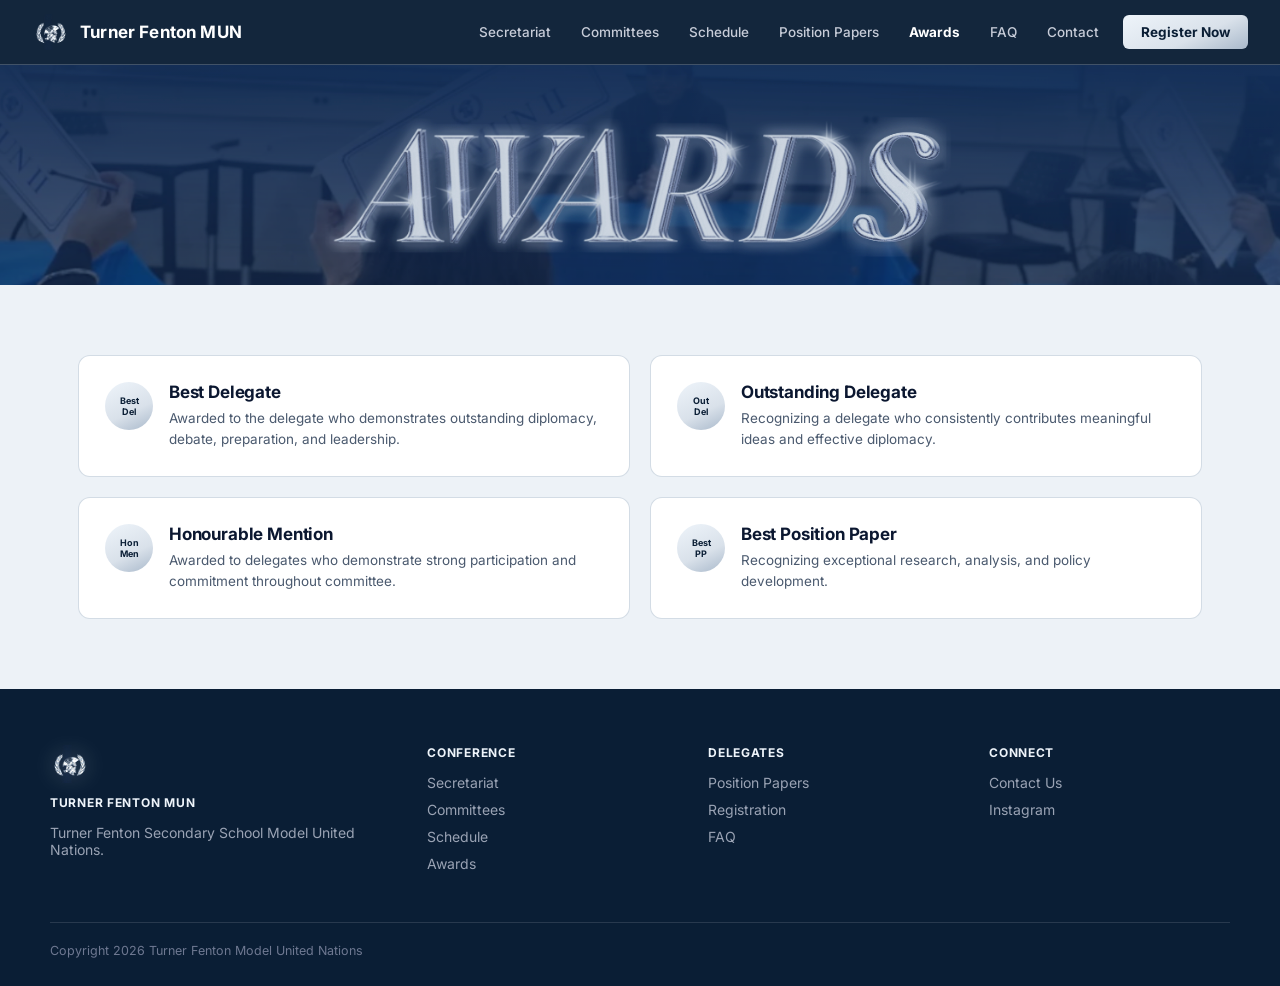
<file: munwebsite3/awards.html>
<!doctype html>
<html lang="en">
<head>
<meta charset="UTF-8">
<meta name="viewport" content="width=device-width, initial-scale=1.0">
<title>Turner Fenton MUN | Awards</title>
<link rel="preconnect" href="https://fonts.googleapis.com">
<link href="https://fonts.googleapis.com/css2?family=Inter:wght@400;500;600;700;800&display=swap" rel="stylesheet">
<link rel="stylesheet" href="styles.css">
<style>
.medal{width:48px; height:48px; border-radius:50%; flex-shrink:0; background:linear-gradient(155deg,var(--silver-light),var(--silver) 60%,var(--silver-dark)); display:flex; align-items:center; justify-content:center; font-size:9px; font-weight:700; color:var(--ink); text-align:center;}
.award-card{display:flex; gap:16px; align-items:flex-start;}
</style>
<script>
function phFallback(img,label){
  label = label || 'Picture';
  var div = document.createElement('div');
  div.className = img.className + ' ph';
  div.innerHTML = label + '<small>' + img.getAttribute('src') + '</small>';
  img.replaceWith(div);
}
</script></head>
<body>

<nav class="nav">
  <div class="nav-inner">
    <a class="brand" href="index.html">
      <img src="assets/logo-white.png" alt="Turner Fenton MUN logo" onerror="phFallback(this)">
      Turner Fenton MUN
    </a>
    <button class="nav-toggle" onclick="document.getElementById('navlinks').classList.toggle('open')" aria-label="Menu">☰</button>
    <div class="navlinks" id="navlinks">
      <a href="secretariat.html">Secretariat</a>
      <a href="committees.html">Committees</a>
      <a href="schedule.html">Schedule</a>
      <a href="position-papers.html">Position Papers</a>
      <a href="awards.html" class="active">Awards</a>
      <a href="faq.html">FAQ</a>
      <a href="contact.html">Contact</a>
      <a href="registration.html" class="nav-cta">Register Now</a>
    </div>
  </div>
</nav>

<div class="page-banner">
  <img class="banner-photo" src="assets/banners/awards.png" alt="" onerror="this.remove()">
  <img class="banner-crest" src="assets/crest-large.png" alt="" onerror="this.remove()">
  <h1>Awards</h1>
  <p>Recognizing diplomacy, leadership, preparation, and exceptional debate.</p>
</div>
<div class="section">
  <div class="grid grid-2">
    <div class="card award-card"><div class="medal">Best<br>Del</div><div><h3 style="font-size:17px;">Best Delegate</h3><p>Awarded to the delegate who demonstrates outstanding diplomacy, debate, preparation, and leadership.</p></div></div>
    <div class="card award-card"><div class="medal">Out<br>Del</div><div><h3 style="font-size:17px;">Outstanding Delegate</h3><p>Recognizing a delegate who consistently contributes meaningful ideas and effective diplomacy.</p></div></div>
    <div class="card award-card"><div class="medal">Hon<br>Men</div><div><h3 style="font-size:17px;">Honourable Mention</h3><p>Awarded to delegates who demonstrate strong participation and commitment throughout committee.</p></div></div>
    <div class="card award-card"><div class="medal">Best<br>PP</div><div><h3 style="font-size:17px;">Best Position Paper</h3><p>Recognizing exceptional research, analysis, and policy development.</p></div></div>
  </div>
</div>

<footer class="site-footer">
  <div class="footer-inner">
    <div>
      <img src="assets/logo-white.png" alt="Turner Fenton MUN logo" onerror="phFallback(this)" style="width:38px; height:38px;">
      <h5 style="margin-top:12px;">Turner Fenton MUN</h5>
      <p>Turner Fenton Secondary School Model United Nations.</p>
    </div>
    <div>
      <h5>Conference</h5>
      <a href="secretariat.html">Secretariat</a>
      <a href="committees.html">Committees</a>
      <a href="schedule.html">Schedule</a>
      <a href="awards.html">Awards</a>
    </div>
    <div>
      <h5>Delegates</h5>
      <a href="position-papers.html">Position Papers</a>
      <a href="registration.html">Registration</a>
      <a href="faq.html">FAQ</a>
    </div>
    <div>
      <h5>Connect</h5>
      <a href="contact.html">Contact Us</a>
      <a href="#">Instagram</a>
    </div>
  </div>
  <div class="footer-bottom">
    <span>Copyright 2026 Turner Fenton Model United Nations</span>
  </div>
</footer>

</body>
</html>
</file>
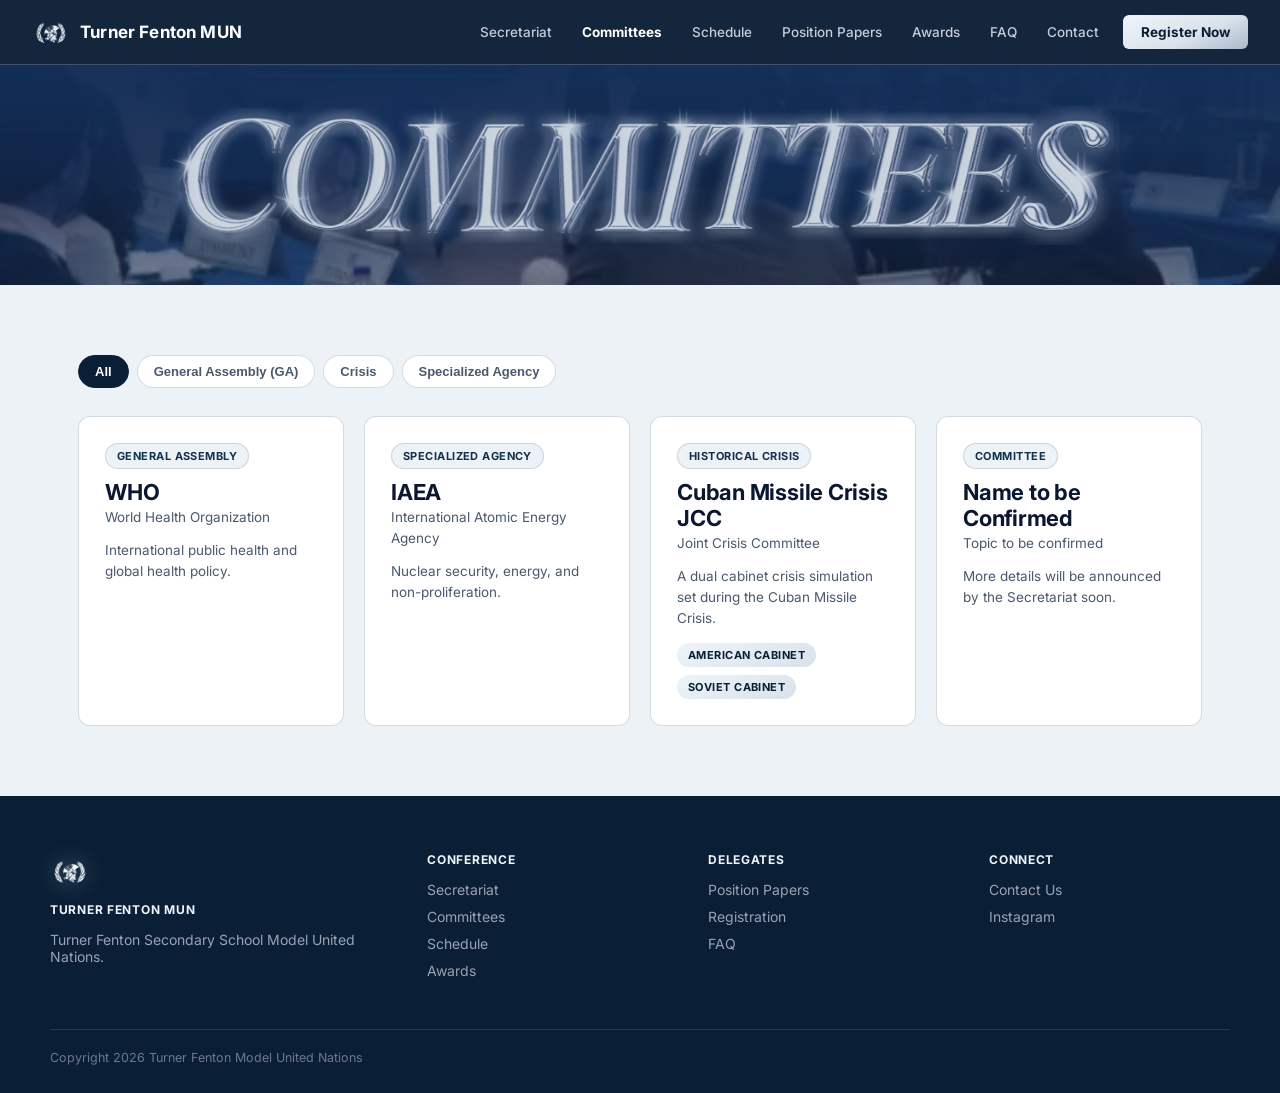
<file: munwebsite3/committees.html>
<!doctype html>
<html lang="en">
<head>
<meta charset="UTF-8">
<meta name="viewport" content="width=device-width, initial-scale=1.0">
<title>Turner Fenton MUN | Committees</title>
<link rel="preconnect" href="https://fonts.googleapis.com">
<link href="https://fonts.googleapis.com/css2?family=Inter:wght@400;500;600;700;800&display=swap" rel="stylesheet">
<link rel="stylesheet" href="styles.css">
<style>
.side-badges{display:flex; gap:8px; margin-top:14px; flex-wrap:wrap;}
</style>
<script>
function phFallback(img,label){
  label = label || 'Picture';
  var div = document.createElement('div');
  div.className = img.className + ' ph';
  div.innerHTML = label + '<small>' + img.getAttribute('src') + '</small>';
  img.replaceWith(div);
}
</script></head>
<body>

<nav class="nav">
  <div class="nav-inner">
    <a class="brand" href="index.html">
      <img src="assets/logo-white.png" alt="Turner Fenton MUN logo" onerror="phFallback(this)">
      Turner Fenton MUN
    </a>
    <button class="nav-toggle" onclick="document.getElementById('navlinks').classList.toggle('open')" aria-label="Menu">☰</button>
    <div class="navlinks" id="navlinks">
      <a href="secretariat.html">Secretariat</a>
      <a href="committees.html" class="active">Committees</a>
      <a href="schedule.html">Schedule</a>
      <a href="position-papers.html">Position Papers</a>
      <a href="awards.html">Awards</a>
      <a href="faq.html">FAQ</a>
      <a href="contact.html">Contact</a>
      <a href="registration.html" class="nav-cta">Register Now</a>
    </div>
  </div>
</nav>

<div class="page-banner">
  <img class="banner-photo" src="assets/banners/committees.png" alt="" onerror="this.remove()">
  <img class="banner-crest" src="assets/crest-large.png" alt="" onerror="this.remove()">
  <h1>Committees</h1>
  <p>Each committee offers a different diplomatic environment, topic, and style of debate.</p>
</div>
<div class="section">
  <div class="filter-row">
    <button class="filter-btn active" data-cat="all" onclick="filterCom('all',this)">All</button>
    <button class="filter-btn" data-cat="ga" onclick="filterCom('ga',this)">General Assembly (GA)</button>
    <button class="filter-btn" data-cat="crisis" onclick="filterCom('crisis',this)">Crisis</button>
    <button class="filter-btn" data-cat="special" onclick="filterCom('special',this)">Specialized Agency</button>
  </div>
  <div class="grid grid-auto" id="comGrid">
    <div class="card" data-cat="ga">
      <span class="badge">General Assembly</span>
      <h3 style="font-size:22px; margin-top:10px;">WHO</h3>
      <p style="margin-top:2px;">World Health Organization</p>
      <p style="margin-top:12px;">International public health and global health policy.</p>
    </div>
    <div class="card" data-cat="special">
      <span class="badge">Specialized Agency</span>
      <h3 style="font-size:22px; margin-top:10px;">IAEA</h3>
      <p style="margin-top:2px;">International Atomic Energy Agency</p>
      <p style="margin-top:12px;">Nuclear security, energy, and non-proliferation.</p>
    </div>
    <div class="card" data-cat="crisis">
      <span class="badge">Historical Crisis</span>
      <h3 style="font-size:22px; margin-top:10px;">Cuban Missile Crisis JCC</h3>
      <p style="margin-top:2px;">Joint Crisis Committee</p>
      <p style="margin-top:12px;">A dual cabinet crisis simulation set during the Cuban Missile Crisis.</p>
      <div class="side-badges">
        <span class="badge badge-silver">American Cabinet</span>
        <span class="badge badge-silver">Soviet Cabinet</span>
      </div>
    </div>
    <div class="card" data-cat="ga special crisis">
      <span class="badge">Committee</span>
      <h3 style="font-size:22px; margin-top:10px;">Name to be Confirmed</h3>
      <p style="margin-top:2px;">Topic to be confirmed</p>
      <p style="margin-top:12px;">More details will be announced by the Secretariat soon.</p>
    </div>
  </div>
</div>

<footer class="site-footer">
  <div class="footer-inner">
    <div>
      <img src="assets/logo-white.png" alt="Turner Fenton MUN logo" onerror="phFallback(this)" style="width:38px; height:38px;">
      <h5 style="margin-top:12px;">Turner Fenton MUN</h5>
      <p>Turner Fenton Secondary School Model United Nations.</p>
    </div>
    <div>
      <h5>Conference</h5>
      <a href="secretariat.html">Secretariat</a>
      <a href="committees.html">Committees</a>
      <a href="schedule.html">Schedule</a>
      <a href="awards.html">Awards</a>
    </div>
    <div>
      <h5>Delegates</h5>
      <a href="position-papers.html">Position Papers</a>
      <a href="registration.html">Registration</a>
      <a href="faq.html">FAQ</a>
    </div>
    <div>
      <h5>Connect</h5>
      <a href="contact.html">Contact Us</a>
      <a href="#">Instagram</a>
    </div>
  </div>
  <div class="footer-bottom">
    <span>Copyright 2026 Turner Fenton Model United Nations</span>
  </div>
</footer>

<script>
function filterCom(cat, btn){
  document.querySelectorAll('.filter-btn').forEach(b=>b.classList.remove('active'));
  btn.classList.add('active');
  document.querySelectorAll('#comGrid [data-cat]').forEach(c=>{
    var cats = c.dataset.cat.split(' ');
    c.style.display = (cat==='all' || cats.includes(cat)) ? '' : 'none';
  });
}
</script>
</body>
</html>
</file>
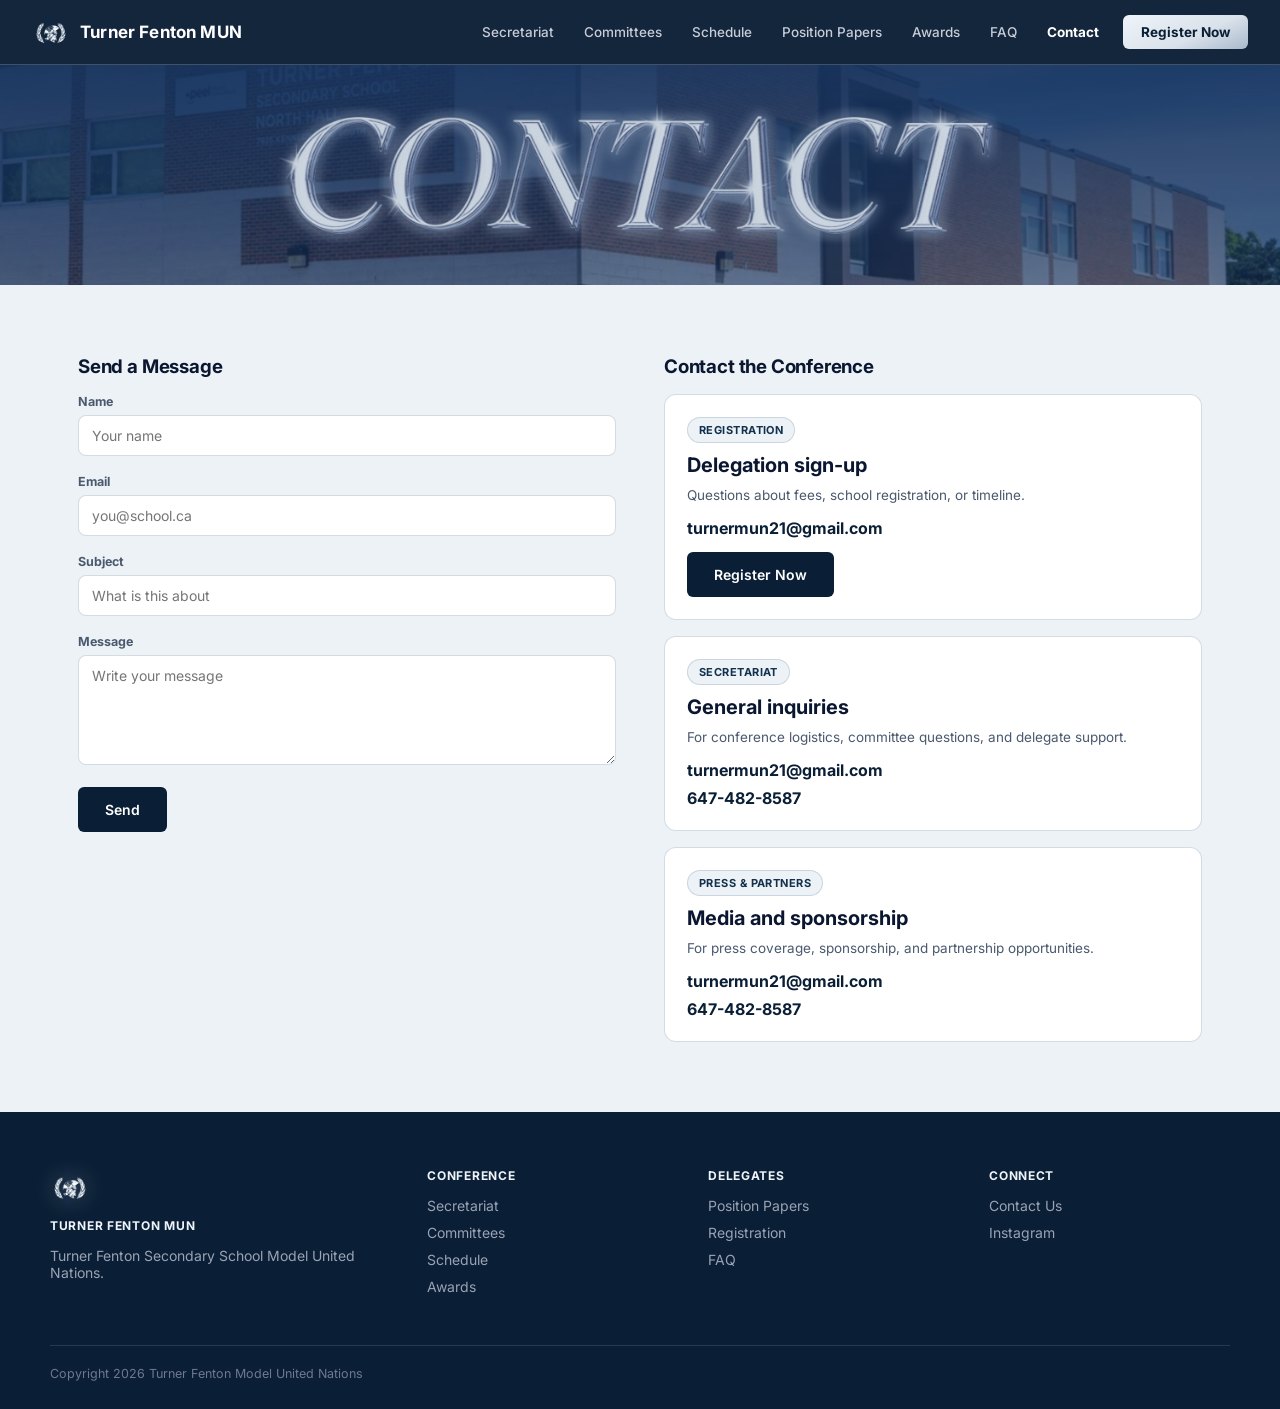
<file: munwebsite3/contact.html>
<!doctype html>
<html lang="en">
<head>
<meta charset="UTF-8">
<meta name="viewport" content="width=device-width, initial-scale=1.0">
<title>Turner Fenton MUN | Contact</title>
<link rel="preconnect" href="https://fonts.googleapis.com">
<link href="https://fonts.googleapis.com/css2?family=Inter:wght@400;500;600;700;800&display=swap" rel="stylesheet">
<link rel="stylesheet" href="styles.css">
<style>
.contact-grid{display:grid; grid-template-columns:1fr 1fr; gap:48px;}
@media (max-width:800px){.contact-grid{grid-template-columns:1fr;}}
.form-field{margin-bottom:18px;}
.form-field label{display:block; font-size:12.5px; font-weight:700; color:var(--text-soft); margin-bottom:6px;}
.form-field input, .form-field textarea{width:100%; border:1px solid var(--line); border-radius:8px; padding:11px 13px; font-family:var(--font); font-size:14px;}
.form-field textarea{min-height:110px; resize:vertical;}
.dept-row{display:flex; justify-content:space-between; padding:14px 0; border-bottom:1px solid var(--line); font-size:14px;}
</style>
<script>
function phFallback(img,label){
  label = label || 'Picture';
  var div = document.createElement('div');
  div.className = img.className + ' ph';
  div.innerHTML = label + '<small>' + img.getAttribute('src') + '</small>';
  img.replaceWith(div);
}
</script></head>
<body>

<nav class="nav">
  <div class="nav-inner">
    <a class="brand" href="index.html">
      <img src="assets/logo-white.png" alt="Turner Fenton MUN logo" onerror="phFallback(this)">
      Turner Fenton MUN
    </a>
    <button class="nav-toggle" onclick="document.getElementById('navlinks').classList.toggle('open')" aria-label="Menu">☰</button>
    <div class="navlinks" id="navlinks">
      <a href="secretariat.html">Secretariat</a>
      <a href="committees.html">Committees</a>
      <a href="schedule.html">Schedule</a>
      <a href="position-papers.html">Position Papers</a>
      <a href="awards.html">Awards</a>
      <a href="faq.html">FAQ</a>
      <a href="contact.html" class="active">Contact</a>
      <a href="registration.html" class="nav-cta">Register Now</a>
    </div>
  </div>
</nav>

<div class="page-banner">
  <img class="banner-photo" src="assets/banners/contact.png" alt="" onerror="this.remove()">
  <img class="banner-crest" src="assets/crest-large.png" alt="" onerror="this.remove()">
  <h1>Contact Us</h1>
  <p>Reach the right department, or use the form below.</p>
</div>
<div class="section">
  <div class="contact-grid">
    <div>
      <h3 style="margin-bottom:16px;">Send a Message</h3>
      <div class="form-field"><label>Name</label><input type="text" placeholder="Your name"></div>
      <div class="form-field"><label>Email</label><input type="email" placeholder="you@school.ca"></div>
      <div class="form-field"><label>Subject</label><input type="text" placeholder="What is this about"></div>
      <div class="form-field"><label>Message</label><textarea placeholder="Write your message"></textarea></div>
      <a class="btn btn-dark" href="#">Send</a>
    </div>
    <div>
      <h3 style="margin-bottom:16px;">Contact the Conference</h3>
      <div class="card" style="padding:22px; margin-bottom:16px;">
        <div class="badge" style="margin-bottom:10px;">Registration</div>
        <h4 style="font-size:20px; margin-bottom:8px;">Delegation sign-up</h4>
        <p style="margin-bottom:12px;">Questions about fees, school registration, or timeline.</p>
        <a href="mailto:turnermun21@gmail.com" style="display:inline-block; font-weight:700; color:var(--ink); margin-bottom:14px;">turnermun21@gmail.com</a>
        <div><a class="btn btn-dark" href="registration.html">Register Now</a></div>
      </div>
      <div class="card" style="padding:22px; margin-bottom:16px;">
        <div class="badge" style="margin-bottom:10px;">Secretariat</div>
        <h4 style="font-size:20px; margin-bottom:8px;">General inquiries</h4>
        <p style="margin-bottom:12px;">For conference logistics, committee questions, and delegate support.</p>
        <a href="mailto:turnermun21@gmail.com" style="display:inline-block; font-weight:700; color:var(--ink); margin-bottom:8px;">turnermun21@gmail.com</a>
        <div><a href="tel:6474828587" style="display:inline-block; font-weight:700; color:var(--ink);">647-482-8587</a></div>
      </div>
      <div class="card" style="padding:22px;">
        <div class="badge" style="margin-bottom:10px;">Press & Partners</div>
        <h4 style="font-size:20px; margin-bottom:8px;">Media and sponsorship</h4>
        <p style="margin-bottom:12px;">For press coverage, sponsorship, and partnership opportunities.</p>
        <a href="mailto:turnermun21@gmail.com" style="display:inline-block; font-weight:700; color:var(--ink); margin-bottom:8px;">turnermun21@gmail.com</a>
        <div><a href="tel:6474828587" style="display:inline-block; font-weight:700; color:var(--ink);">647-482-8587</a></div>
      </div>
    </div>
  </div>
</div>

<footer class="site-footer">
  <div class="footer-inner">
    <div>
      <img src="assets/logo-white.png" alt="Turner Fenton MUN logo" onerror="phFallback(this)" style="width:38px; height:38px;">
      <h5 style="margin-top:12px;">Turner Fenton MUN</h5>
      <p>Turner Fenton Secondary School Model United Nations.</p>
    </div>
    <div>
      <h5>Conference</h5>
      <a href="secretariat.html">Secretariat</a>
      <a href="committees.html">Committees</a>
      <a href="schedule.html">Schedule</a>
      <a href="awards.html">Awards</a>
    </div>
    <div>
      <h5>Delegates</h5>
      <a href="position-papers.html">Position Papers</a>
      <a href="registration.html">Registration</a>
      <a href="faq.html">FAQ</a>
    </div>
    <div>
      <h5>Connect</h5>
      <a href="contact.html">Contact Us</a>
      <a href="#">Instagram</a>
    </div>
  </div>
  <div class="footer-bottom">
    <span>Copyright 2026 Turner Fenton Model United Nations</span>
  </div>
</footer>

</body>
</html>
</file>
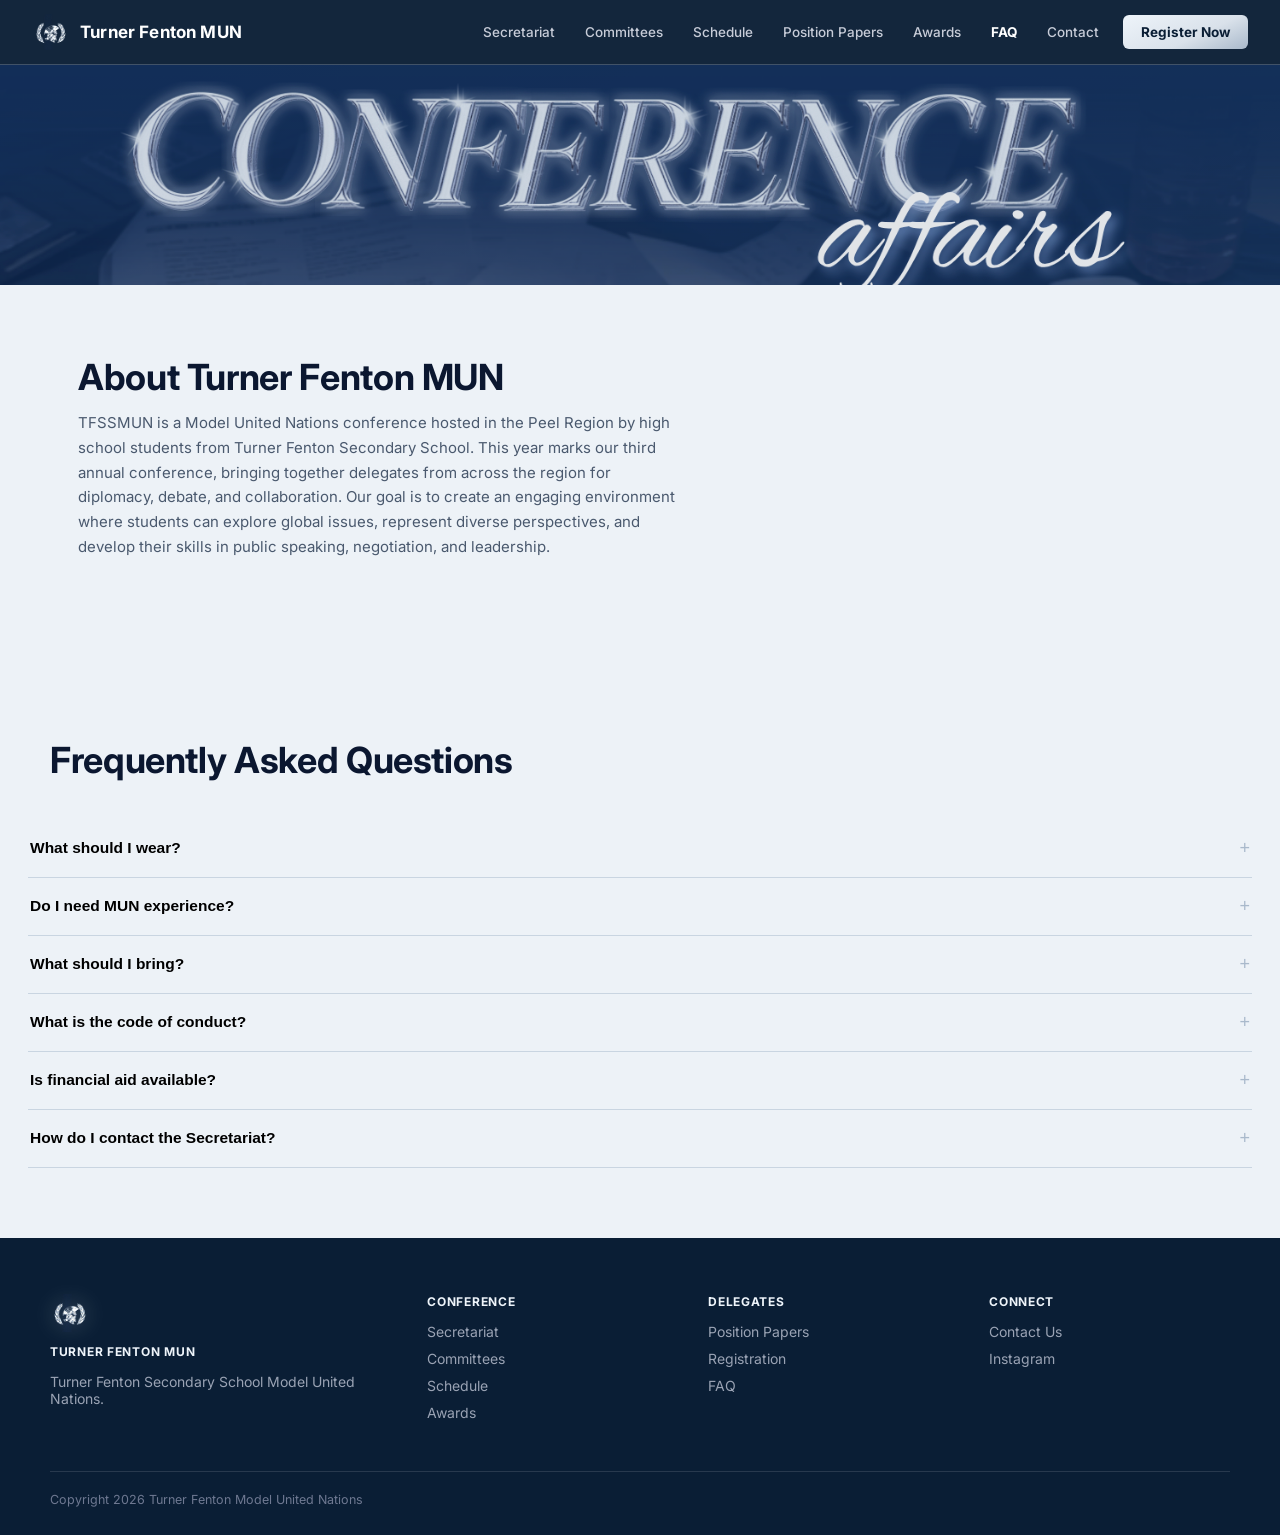
<file: munwebsite3/faq.html>
<!doctype html>
<html lang="en">
<head>
<meta charset="UTF-8">
<meta name="viewport" content="width=device-width, initial-scale=1.0">
<title>Turner Fenton MUN | FAQ</title>
<link rel="preconnect" href="https://fonts.googleapis.com">
<link href="https://fonts.googleapis.com/css2?family=Inter:wght@400;500;600;700;800&display=swap" rel="stylesheet">
<link rel="stylesheet" href="styles.css">
<style>
.acc-item{border-bottom:1px solid var(--line);}
.acc-head{width:100%; text-align:left; background:none; border:none; padding:18px 2px; cursor:pointer; display:flex; justify-content:space-between; align-items:center; font-size:15.5px; font-weight:700;}
.acc-head::after{content:'+'; color:var(--silver-dark); font-size:18px; font-weight:400;}
.acc-item.open .acc-head::after{content:'-';}
.acc-body{max-height:0; overflow:hidden; transition:max-height .2s ease;}
.acc-item.open .acc-body{max-height:240px;}
.acc-body p{padding:0 2px 18px; color:var(--text-soft); font-size:14px; line-height:1.6;}
</style>
<script>
function phFallback(img,label){
  label = label || 'Picture';
  var div = document.createElement('div');
  div.className = img.className + ' ph';
  div.innerHTML = label + '<small>' + img.getAttribute('src') + '</small>';
  img.replaceWith(div);
}
</script></head>
<body>

<nav class="nav">
  <div class="nav-inner">
    <a class="brand" href="index.html">
      <img src="assets/logo-white.png" alt="Turner Fenton MUN logo" onerror="phFallback(this)">
      Turner Fenton MUN
    </a>
    <button class="nav-toggle" onclick="document.getElementById('navlinks').classList.toggle('open')" aria-label="Menu">☰</button>
    <div class="navlinks" id="navlinks">
      <a href="secretariat.html">Secretariat</a>
      <a href="committees.html">Committees</a>
      <a href="schedule.html">Schedule</a>
      <a href="position-papers.html">Position Papers</a>
      <a href="awards.html">Awards</a>
      <a href="faq.html" class="active">FAQ</a>
      <a href="contact.html">Contact</a>
      <a href="registration.html" class="nav-cta">Register Now</a>
    </div>
  </div>
</nav>

<div class="page-banner">
  <img class="banner-photo" src="assets/banners/conference-affairs.png" alt="" onerror="this.remove()">
  <img class="banner-crest" src="assets/crest-large.png" alt="" onerror="this.remove()">
  <h1>FAQ</h1>
  <p>About the conference, and answers to common questions.</p>
</div>
<div class="section">
  <div class="section-head">
    <h2>About Turner Fenton MUN</h2>
    <p>TFSSMUN is a Model United Nations conference hosted in the Peel Region by high school students from Turner Fenton Secondary School. This year marks our third annual conference, bringing together delegates from across the region for diplomacy, debate, and collaboration. Our goal is to create an engaging environment where students can explore global issues, represent diverse perspectives, and develop their skills in public speaking, negotiation, and leadership.</p>
  </div>
</div>
<div class="section section-alt">
  <div class="section-head">
    <h2>Frequently Asked Questions</h2>
  </div>
  <div id="accordion">
    <div class="acc-item"><button class="acc-head" onclick="toggleAcc(this)">What should I wear?</button><div class="acc-body"><p>Delegates should wear professional business attire during the conference.</p></div></div>
    <div class="acc-item"><button class="acc-head" onclick="toggleAcc(this)">Do I need MUN experience?</button><div class="acc-body"><p>No. Both new and experienced delegates are welcome.</p></div></div>
    <div class="acc-item"><button class="acc-head" onclick="toggleAcc(this)">What should I bring?</button><div class="acc-body"><p>Bring identification, writing materials, research, and your position paper.</p></div></div>
    <div class="acc-item"><button class="acc-head" onclick="toggleAcc(this)">What is the code of conduct?</button><div class="acc-body"><p>Respect fellow delegates, chairs, staff, and advisors at all times.</p></div></div>
    <div class="acc-item"><button class="acc-head" onclick="toggleAcc(this)">Is financial aid available?</button><div class="acc-body"><p>About text. Financial aid policy and how to apply.</p></div></div>
    <div class="acc-item"><button class="acc-head" onclick="toggleAcc(this)">How do I contact the Secretariat?</button><div class="acc-body"><p>Visit the Contact Us page for current contact information.</p></div></div>
  </div>
</div>

<footer class="site-footer">
  <div class="footer-inner">
    <div>
      <img src="assets/logo-white.png" alt="Turner Fenton MUN logo" onerror="phFallback(this)" style="width:38px; height:38px;">
      <h5 style="margin-top:12px;">Turner Fenton MUN</h5>
      <p>Turner Fenton Secondary School Model United Nations.</p>
    </div>
    <div>
      <h5>Conference</h5>
      <a href="secretariat.html">Secretariat</a>
      <a href="committees.html">Committees</a>
      <a href="schedule.html">Schedule</a>
      <a href="awards.html">Awards</a>
    </div>
    <div>
      <h5>Delegates</h5>
      <a href="position-papers.html">Position Papers</a>
      <a href="registration.html">Registration</a>
      <a href="faq.html">FAQ</a>
    </div>
    <div>
      <h5>Connect</h5>
      <a href="contact.html">Contact Us</a>
      <a href="#">Instagram</a>
    </div>
  </div>
  <div class="footer-bottom">
    <span>Copyright 2026 Turner Fenton Model United Nations</span>
  </div>
</footer>

<script>
function toggleAcc(head){ head.parentElement.classList.toggle('open'); }
</script>
</body>
</html>
</file>
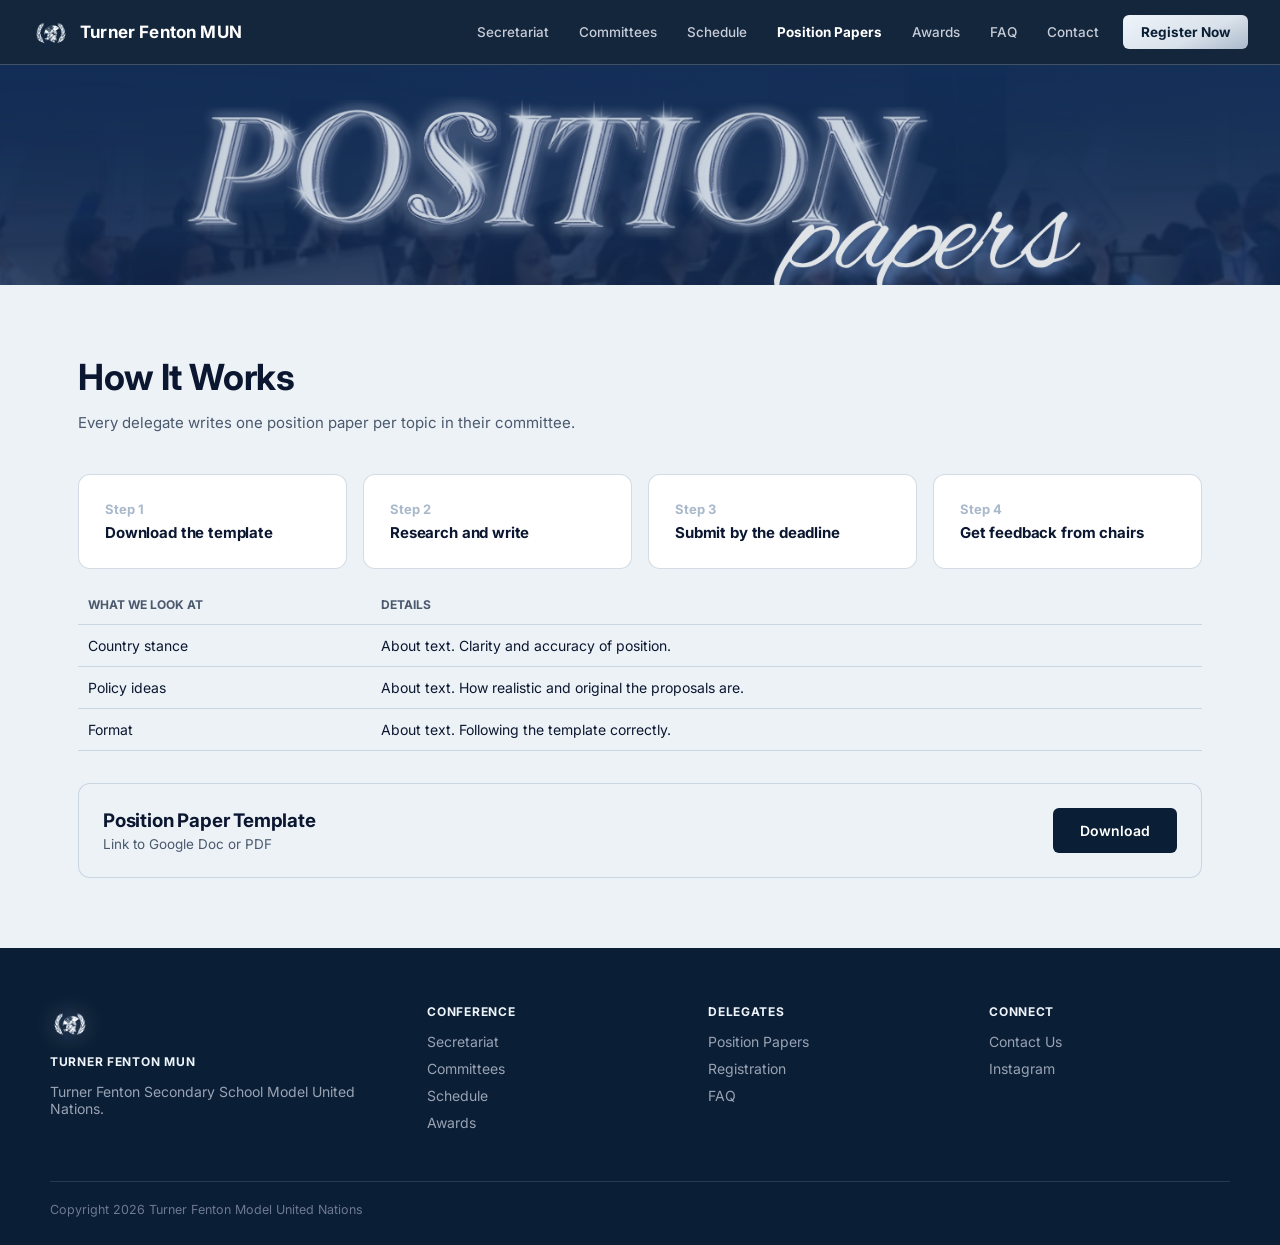
<file: munwebsite3/position-papers.html>
<!doctype html>
<html lang="en">
<head>
<meta charset="UTF-8">
<meta name="viewport" content="width=device-width, initial-scale=1.0">
<title>Turner Fenton MUN | Position Papers</title>
<link rel="preconnect" href="https://fonts.googleapis.com">
<link href="https://fonts.googleapis.com/css2?family=Inter:wght@400;500;600;700;800&display=swap" rel="stylesheet">
<link rel="stylesheet" href="styles.css">
<style>
.steps{display:grid; grid-template-columns:repeat(4,1fr); gap:16px;}
@media (max-width:800px){.steps{grid-template-columns:1fr 1fr;}}
.step-num{font-weight:700; color:var(--silver-dark); font-size:13px;}
.rubric{width:100%; border-collapse:collapse; margin-top:16px; font-size:14px;}
.rubric th, .rubric td{text-align:left; padding:12px 10px; border-bottom:1px solid var(--line);}
.rubric th{font-size:12px; text-transform:uppercase; color:var(--text-soft); font-weight:700;}
.download-row{display:flex; align-items:center; justify-content:space-between; gap:20px; background:var(--grey-bg); border:1px solid var(--line); border-radius:12px; padding:24px; margin-top:32px; flex-wrap:wrap;}
</style>
<script>
function phFallback(img,label){
  label = label || 'Picture';
  var div = document.createElement('div');
  div.className = img.className + ' ph';
  div.innerHTML = label + '<small>' + img.getAttribute('src') + '</small>';
  img.replaceWith(div);
}
</script></head>
<body>

<nav class="nav">
  <div class="nav-inner">
    <a class="brand" href="index.html">
      <img src="assets/logo-white.png" alt="Turner Fenton MUN logo" onerror="phFallback(this)">
      Turner Fenton MUN
    </a>
    <button class="nav-toggle" onclick="document.getElementById('navlinks').classList.toggle('open')" aria-label="Menu">☰</button>
    <div class="navlinks" id="navlinks">
      <a href="secretariat.html">Secretariat</a>
      <a href="committees.html">Committees</a>
      <a href="schedule.html">Schedule</a>
      <a href="position-papers.html" class="active">Position Papers</a>
      <a href="awards.html">Awards</a>
      <a href="faq.html">FAQ</a>
      <a href="contact.html">Contact</a>
      <a href="registration.html" class="nav-cta">Register Now</a>
    </div>
  </div>
</nav>

<div class="page-banner">
  <img class="banner-photo" src="assets/banners/position-papers.png" alt="" onerror="this.remove()">
  <img class="banner-crest" src="assets/crest-large.png" alt="" onerror="this.remove()">
  <h1>Position Papers</h1>
  <p>What is required, how it is graded, and where to send it.</p>
</div>
<div class="section">
  <div class="section-head">
    <h2>How It Works</h2>
    <p>Every delegate writes one position paper per topic in their committee.</p>
  </div>
  <div class="steps">
    <div class="card"><div class="step-num">Step 1</div><h3 style="font-size:15px; margin-top:6px;">Download the template</h3></div>
    <div class="card"><div class="step-num">Step 2</div><h3 style="font-size:15px; margin-top:6px;">Research and write</h3></div>
    <div class="card"><div class="step-num">Step 3</div><h3 style="font-size:15px; margin-top:6px;">Submit by the deadline</h3></div>
    <div class="card"><div class="step-num">Step 4</div><h3 style="font-size:15px; margin-top:6px;">Get feedback from chairs</h3></div>
  </div>
  <table class="rubric">
    <tr><th>What We Look At</th><th>Details</th></tr>
    <tr><td>Country stance</td><td>About text. Clarity and accuracy of position.</td></tr>
    <tr><td>Policy ideas</td><td>About text. How realistic and original the proposals are.</td></tr>
    <tr><td>Format</td><td>About text. Following the template correctly.</td></tr>
  </table>
  <div class="download-row">
    <div><h3>Position Paper Template</h3><p style="margin-top:4px; color:var(--text-soft); font-size:13.5px;">Link to Google Doc or PDF</p></div>
    <a class="btn btn-dark" href="#">Download</a>
  </div>
</div>

<footer class="site-footer">
  <div class="footer-inner">
    <div>
      <img src="assets/logo-white.png" alt="Turner Fenton MUN logo" onerror="phFallback(this)" style="width:38px; height:38px;">
      <h5 style="margin-top:12px;">Turner Fenton MUN</h5>
      <p>Turner Fenton Secondary School Model United Nations.</p>
    </div>
    <div>
      <h5>Conference</h5>
      <a href="secretariat.html">Secretariat</a>
      <a href="committees.html">Committees</a>
      <a href="schedule.html">Schedule</a>
      <a href="awards.html">Awards</a>
    </div>
    <div>
      <h5>Delegates</h5>
      <a href="position-papers.html">Position Papers</a>
      <a href="registration.html">Registration</a>
      <a href="faq.html">FAQ</a>
    </div>
    <div>
      <h5>Connect</h5>
      <a href="contact.html">Contact Us</a>
      <a href="#">Instagram</a>
    </div>
  </div>
  <div class="footer-bottom">
    <span>Copyright 2026 Turner Fenton Model United Nations</span>
  </div>
</footer>

</body>
</html>
</file>
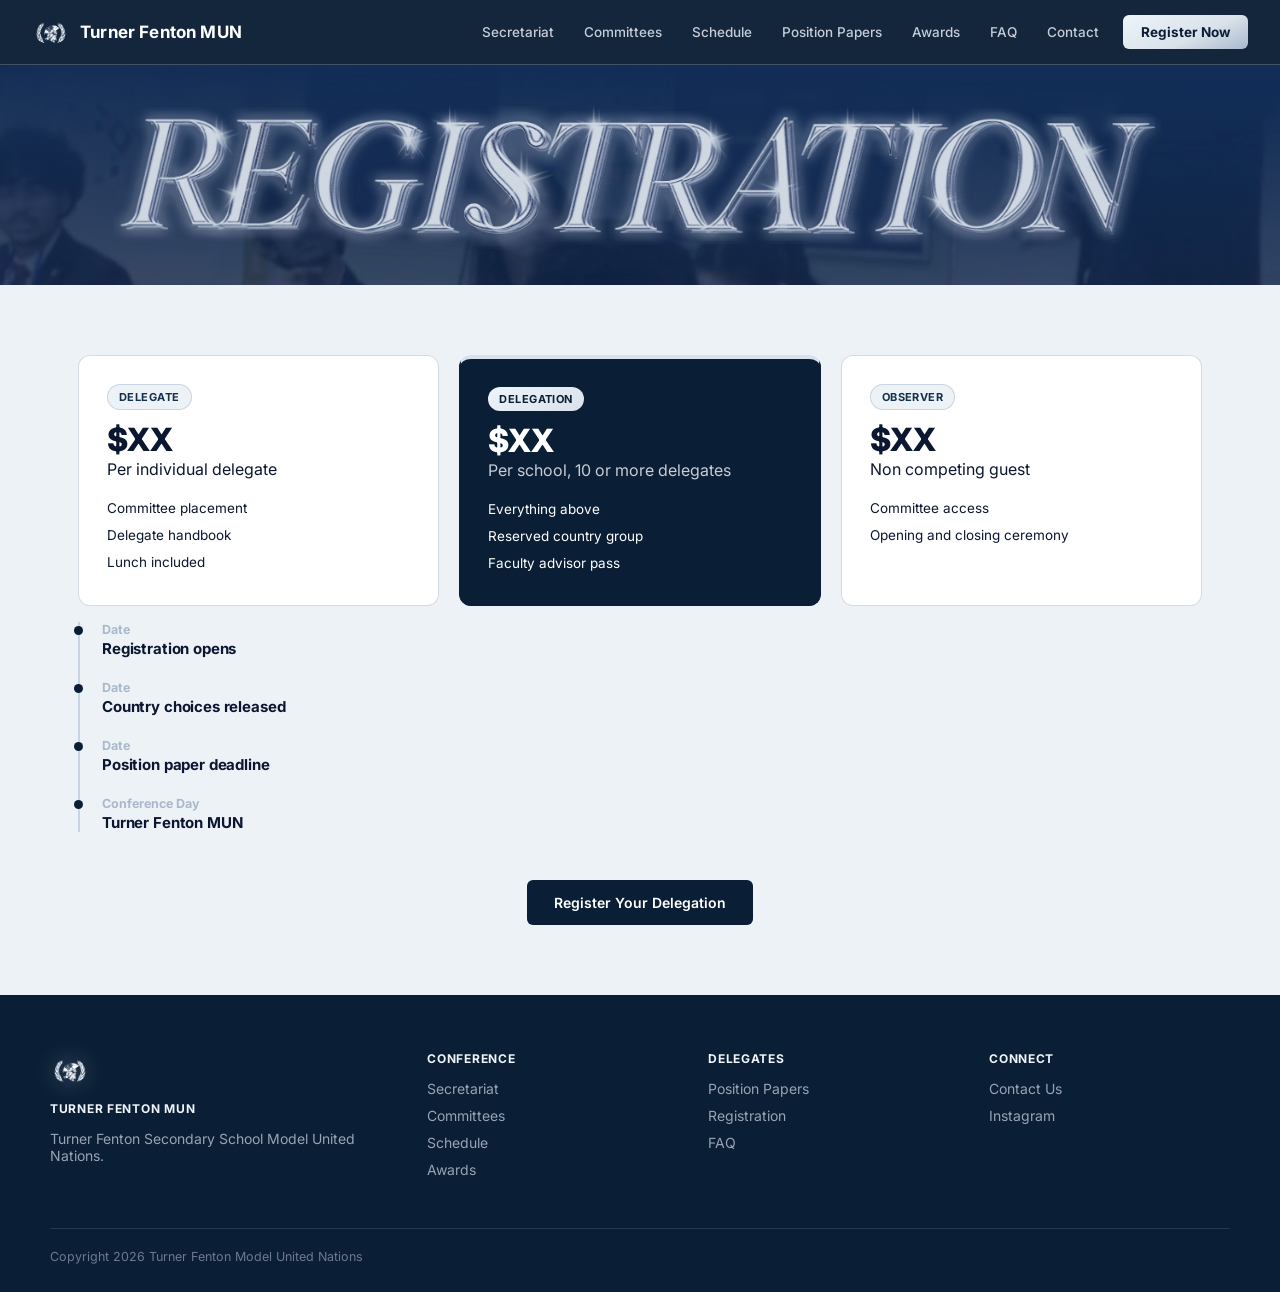
<file: munwebsite3/registration.html>
<!doctype html>
<html lang="en">
<head>
<meta charset="UTF-8">
<meta name="viewport" content="width=device-width, initial-scale=1.0">
<title>Turner Fenton MUN | Registration</title>
<link rel="preconnect" href="https://fonts.googleapis.com">
<link href="https://fonts.googleapis.com/css2?family=Inter:wght@400;500;600;700;800&display=swap" rel="stylesheet">
<link rel="stylesheet" href="styles.css">
<style>
.price-card{border:1px solid var(--line); border-radius:12px; padding:28px; background:var(--white);}
.price-card.featured{border-color:var(--ink); background:var(--ink); color:var(--white); border-top:4px solid var(--silver);}
.price-card.featured p{color:#C7CCD6;}
.price-amt{font-size:32px; font-weight:800; margin-top:10px;}
.price-list{margin-top:16px; font-size:13.5px; line-height:2;}
.timeline{margin-top:16px; border-left:2px solid var(--line); padding-left:22px; display:flex; flex-direction:column; gap:22px;}
.tl-item{position:relative;}
.tl-item::before{content:''; position:absolute; left:-28px; top:4px; width:9px; height:9px; border-radius:50%; background:var(--ink);}
.tl-date{font-size:12.5px; font-weight:700; color:var(--silver-dark);}
</style>
<script>
function phFallback(img,label){
  label = label || 'Picture';
  var div = document.createElement('div');
  div.className = img.className + ' ph';
  div.innerHTML = label + '<small>' + img.getAttribute('src') + '</small>';
  img.replaceWith(div);
}
</script></head>
<body>

<nav class="nav">
  <div class="nav-inner">
    <a class="brand" href="index.html">
      <img src="assets/logo-white.png" alt="Turner Fenton MUN logo" onerror="phFallback(this)">
      Turner Fenton MUN
    </a>
    <button class="nav-toggle" onclick="document.getElementById('navlinks').classList.toggle('open')" aria-label="Menu">☰</button>
    <div class="navlinks" id="navlinks">
      <a href="secretariat.html">Secretariat</a>
      <a href="committees.html">Committees</a>
      <a href="schedule.html">Schedule</a>
      <a href="position-papers.html">Position Papers</a>
      <a href="awards.html">Awards</a>
      <a href="faq.html">FAQ</a>
      <a href="contact.html">Contact</a>
      <a href="registration.html" class="nav-cta">Register Now</a>
    </div>
  </div>
</nav>

<div class="page-banner">
  <img class="banner-photo" src="assets/banners/registration.png" alt="" onerror="this.remove()">
  <img class="banner-crest" src="assets/crest-large.png" alt="" onerror="this.remove()">
  <h1>Registration</h1>
  <p>Fees, deadlines, and how schools sign up for our one day conference.</p>
</div>
<div class="section">
  <div class="grid grid-3">
    <div class="price-card">
      <span class="badge">Delegate</span>
      <div class="price-amt">$XX</div>
      <p>Per individual delegate</p>
      <div class="price-list">Committee placement<br>Delegate handbook<br>Lunch included</div>
    </div>
    <div class="price-card featured">
      <span class="badge badge-silver">Delegation</span>
      <div class="price-amt">$XX</div>
      <p>Per school, 10 or more delegates</p>
      <div class="price-list">Everything above<br>Reserved country group<br>Faculty advisor pass</div>
    </div>
    <div class="price-card">
      <span class="badge">Observer</span>
      <div class="price-amt">$XX</div>
      <p>Non competing guest</p>
      <div class="price-list">Committee access<br>Opening and closing ceremony</div>
    </div>
  </div>
  <div class="timeline">
    <div class="tl-item"><div class="tl-date">Date</div><h3 style="font-size:15px; margin-top:2px;">Registration opens</h3></div>
    <div class="tl-item"><div class="tl-date">Date</div><h3 style="font-size:15px; margin-top:2px;">Country choices released</h3></div>
    <div class="tl-item"><div class="tl-date">Date</div><h3 style="font-size:15px; margin-top:2px;">Position paper deadline</h3></div>
    <div class="tl-item"><div class="tl-date">Conference Day</div><h3 style="font-size:15px; margin-top:2px;">Turner Fenton MUN</h3></div>
  </div>
  <div style="text-align:center; margin-top:48px;">
    <a class="btn btn-dark" href="#">Register Your Delegation</a>
  </div>
</div>

<footer class="site-footer">
  <div class="footer-inner">
    <div>
      <img src="assets/logo-white.png" alt="Turner Fenton MUN logo" onerror="phFallback(this)" style="width:38px; height:38px;">
      <h5 style="margin-top:12px;">Turner Fenton MUN</h5>
      <p>Turner Fenton Secondary School Model United Nations.</p>
    </div>
    <div>
      <h5>Conference</h5>
      <a href="secretariat.html">Secretariat</a>
      <a href="committees.html">Committees</a>
      <a href="schedule.html">Schedule</a>
      <a href="awards.html">Awards</a>
    </div>
    <div>
      <h5>Delegates</h5>
      <a href="position-papers.html">Position Papers</a>
      <a href="registration.html">Registration</a>
      <a href="faq.html">FAQ</a>
    </div>
    <div>
      <h5>Connect</h5>
      <a href="contact.html">Contact Us</a>
      <a href="#">Instagram</a>
    </div>
  </div>
  <div class="footer-bottom">
    <span>Copyright 2026 Turner Fenton Model United Nations</span>
  </div>
</footer>

</body>
</html>
</file>
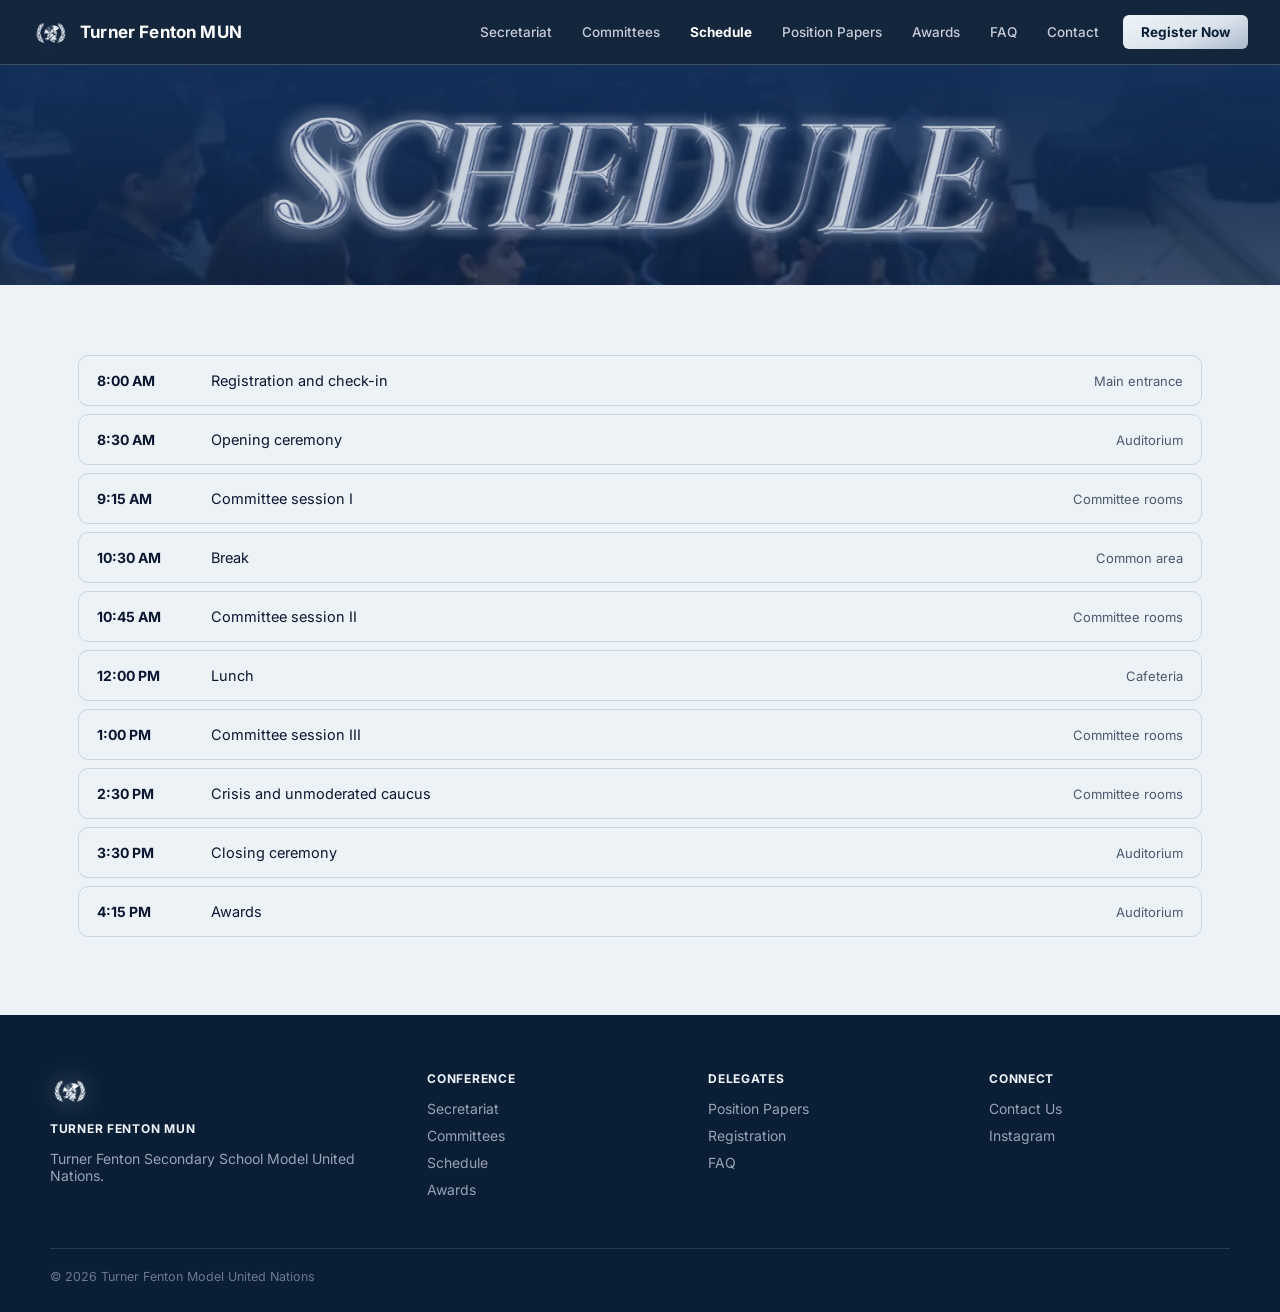
<file: munwebsite3/schedule.html>
<!doctype html>
<html lang="en">
<head>
<meta charset="UTF-8">
<meta name="viewport" content="width=device-width, initial-scale=1.0">
<title>Turner Fenton MUN | Schedule</title>
<link rel="preconnect" href="https://fonts.googleapis.com">
<link href="https://fonts.googleapis.com/css2?family=Inter:wght@400;500;600;700;800&display=swap" rel="stylesheet">
<link rel="stylesheet" href="styles.css">
<style>
.sched-row{display:grid; grid-template-columns:100px 1fr 160px; gap:14px; align-items:center; padding:16px 18px; border:1px solid var(--line); border-radius:10px; margin-bottom:8px;}
.sched-time{font-weight:700; font-size:14px;}
.sched-event{font-size:14.5px;}
.sched-loc{font-size:13px; color:var(--text-soft); text-align:right;}
@media (max-width:600px){.sched-row{grid-template-columns:1fr; text-align:left;} .sched-loc{text-align:left;}}
</style>
<script>
function phFallback(img,label){
  label = label || 'Picture';
  var div = document.createElement('div');
  div.className = img.className + ' ph';
  div.innerHTML = label + '<small>' + img.getAttribute('src') + '</small>';
  img.replaceWith(div);
}
</script></head>
<body>

<nav class="nav">
  <div class="nav-inner">
    <a class="brand" href="index.html">
      <img src="assets/logo-white.png" alt="Turner Fenton MUN logo" onerror="phFallback(this)">
      Turner Fenton MUN
    </a>
    <button class="nav-toggle" onclick="document.getElementById('navlinks').classList.toggle('open')" aria-label="Menu">☰</button>
    <div class="navlinks" id="navlinks">
      <a href="secretariat.html">Secretariat</a>
      <a href="committees.html">Committees</a>
      <a href="schedule.html" class="active">Schedule</a>
      <a href="position-papers.html">Position Papers</a>
      <a href="awards.html">Awards</a>
      <a href="faq.html">FAQ</a>
      <a href="contact.html">Contact</a>
      <a href="registration.html" class="nav-cta">Register Now</a>
    </div>
  </div>
</nav>

<div class="page-banner">
  <img class="banner-photo" src="assets/banners/schedule.png" alt="" onerror="this.remove()">
  <img class="banner-crest" src="assets/crest-large.png" alt="" onerror="this.remove()">
  <h1>Schedule</h1>
  <p>Turner Fenton Model United Nations is a one day conference.</p>
</div>
<div class="section">
  <div class="sched-row"><div class="sched-time">8:00 AM</div><div class="sched-event">Registration and check-in</div><div class="sched-loc">Main entrance</div></div>
  <div class="sched-row"><div class="sched-time">8:30 AM</div><div class="sched-event">Opening ceremony</div><div class="sched-loc">Auditorium</div></div>
  <div class="sched-row"><div class="sched-time">9:15 AM</div><div class="sched-event">Committee session I</div><div class="sched-loc">Committee rooms</div></div>
  <div class="sched-row"><div class="sched-time">10:30 AM</div><div class="sched-event">Break</div><div class="sched-loc">Common area</div></div>
  <div class="sched-row"><div class="sched-time">10:45 AM</div><div class="sched-event">Committee session II</div><div class="sched-loc">Committee rooms</div></div>
  <div class="sched-row"><div class="sched-time">12:00 PM</div><div class="sched-event">Lunch</div><div class="sched-loc">Cafeteria</div></div>
  <div class="sched-row"><div class="sched-time">1:00 PM</div><div class="sched-event">Committee session III</div><div class="sched-loc">Committee rooms</div></div>
  <div class="sched-row"><div class="sched-time">2:30 PM</div><div class="sched-event">Crisis and unmoderated caucus</div><div class="sched-loc">Committee rooms</div></div>
  <div class="sched-row"><div class="sched-time">3:30 PM</div><div class="sched-event">Closing ceremony</div><div class="sched-loc">Auditorium</div></div>
  <div class="sched-row"><div class="sched-time">4:15 PM</div><div class="sched-event">Awards</div><div class="sched-loc">Auditorium</div></div>
</div>

<footer class="site-footer">
  <div class="footer-inner">
    <div>
      <img src="assets/logo-white.png" alt="Turner Fenton MUN logo" onerror="phFallback(this)" style="width:38px; height:38px;">
      <h5 style="margin-top:12px;">Turner Fenton MUN</h5>
      <p>Turner Fenton Secondary School Model United Nations.</p>
    </div>
    <div>
      <h5>Conference</h5>
      <a href="secretariat.html">Secretariat</a>
      <a href="committees.html">Committees</a>
      <a href="schedule.html">Schedule</a>
      <a href="awards.html">Awards</a>
    </div>
    <div>
      <h5>Delegates</h5>
      <a href="position-papers.html">Position Papers</a>
      <a href="registration.html">Registration</a>
      <a href="faq.html">FAQ</a>
    </div>
    <div>
      <h5>Connect</h5>
      <a href="contact.html">Contact Us</a>
      <a href="#">Instagram</a>
    </div>
  </div>
  <div class="footer-bottom">
    <span>© 2026 Turner Fenton Model United Nations</span>
  </div>
</footer>

</body>
</html>
</file>
<file: munwebsite3/styles.css>
/* Turner Fenton MUN, shared stylesheet. Link this file in every page. */

:root{
  --ink:#0A1E35;
  --ink-2:#12314D;
  --ink-3:#1B3A5F;
  --silver:#D9E1EA;
  --silver-light:#EEF4FA;
  --silver-dark:#A9B9CB;
  --white:#FFFFFF;
  --grey-bg:#EDF2F7;
  --line:rgba(146,168,191,0.4);
  --text:#0B1730;
  --text-soft:#4A596E;
  --font:'Inter', sans-serif;
}

*{margin:0;padding:0;box-sizing:border-box;}
html{scroll-behavior:smooth;}
body{
  font-family:var(--font);
  background:var(--grey-bg);
  color:var(--text);
  -webkit-font-smoothing:antialiased;
}
a{color:inherit; text-decoration:none;}
img{max-width:100%; display:block;}
:focus-visible{outline:2px solid var(--silver); outline-offset:2px;}

h1,h2,h3{font-family:var(--font); letter-spacing:-0.01em;}

.ph{
  background:var(--grey-bg);
  border:1px dashed #C7CBD3;
  border-radius:8px;
  display:flex; align-items:center; justify-content:center; text-align:center;
  color:#8A909C;
  font-size:13px;
  font-weight:500;
  padding:12px;
  flex-direction:column;
  gap:4px;
}
.ph small{display:block; font-size:11px; color:#A4A9B2; font-weight:400; font-family:'Courier New',monospace;}
.ph.on-dark{background:rgba(255,255,255,0.06); border-color:rgba(255,255,255,0.25); color:#C7CCD8;}
.ph.on-dark small{color:#9AA3B4;}

.nav{
  position:sticky; top:0; z-index:100;
  background:rgba(10,30,53,0.96);
  border-bottom:1px solid rgba(183,199,214,0.28);
}
.nav-inner{
  max-width:1365px; margin:0 auto;
  display:flex; align-items:center; justify-content:space-between;
  padding:14px 32px;
}
.brand{
  display:flex; align-items:center; gap:12px;
  font-size:17px; font-weight:700; letter-spacing:0.01em;
  cursor:pointer; background:none; border:none; color:var(--white);
}
.brand img{width:36px; height:36px; border-radius:50%; filter:brightness(1.2) saturate(1.15); object-fit:contain; background:none; padding:0;}
.navlinks{display:flex; align-items:center; gap:6px; flex-wrap:wrap;}
.navlinks a{
  font-size:13.5px; font-weight:500; color:#C7CCD8;
  padding:9px 12px; border-radius:6px;
  transition:color .15s ease, background .15s ease;
}
.navlinks a:hover{color:var(--white); background:rgba(255,255,255,0.08);}
.navlinks a.active{color:var(--white); font-weight:700;}
.nav-cta{
  background:linear-gradient(155deg, var(--silver-light), var(--silver) 60%, var(--silver-dark));
  color:var(--ink) !important; font-weight:700 !important;
  padding:9px 18px !important; border-radius:6px; margin-left:6px;
  box-shadow:0 0 0 rgba(174,182,196,0); transition:box-shadow .2s ease;
}
.nav-cta:hover{box-shadow:0 0 18px rgba(174,182,196,0.55);}
.nav-toggle{display:none; background:none; border:none; font-size:20px; cursor:pointer; color:var(--white);}

@media (max-width:960px){
  .navlinks{
    display:none; position:absolute; top:100%; left:0; right:0;
    background:var(--ink); flex-direction:column; align-items:stretch;
    padding:8px 16px 18px; border-bottom:1px solid rgba(174,182,196,0.18);
  }
  .navlinks.open{display:flex;}
  .navlinks a{padding:12px 8px; border-bottom:1px solid rgba(255,255,255,0.08);}
  .nav-toggle{display:block;}
}

.btn{
  font-family:var(--font); font-weight:600; font-size:14px;
  padding:13px 26px; border-radius:6px; cursor:pointer; border:1.5px solid transparent;
  display:inline-block; transition:transform .12s ease, box-shadow .2s ease, border-color .15s ease, background .15s ease;
}
.btn:hover{transform:translateY(-1px);}
.btn-primary{background:linear-gradient(155deg, var(--silver-light), var(--silver) 60%, var(--silver-dark)); color:var(--ink);}
.btn-primary:hover{box-shadow:0 8px 26px rgba(174,182,196,0.45);}
.btn-outline{border-color:rgba(255,255,255,0.35); color:var(--white);}
.btn-outline:hover{border-color:var(--silver); background:rgba(255,255,255,0.06);}
.btn-dark{background:var(--ink); color:var(--white);}
.btn-dark:hover{background:var(--ink-2);}

.page-banner{
  position:relative; overflow:hidden;
  background:linear-gradient(155deg, var(--ink) 0%, var(--ink-2) 100%);
  color:var(--white); text-align:center;
  padding:96px 28px 64px;
  min-height:220px;
}
.page-banner .banner-photo{
  position:absolute; inset:0; opacity:0.88; object-fit:cover; width:100%; height:100%;
  filter:saturate(1.08) contrast(1.02);
}
.page-banner::before{
  content:''; position:absolute; inset:0;
  background:linear-gradient(180deg, rgba(10,30,53,0.18), rgba(10,30,53,0.4));
}
.page-banner .banner-crest{display:none;}
.page-banner h1, .page-banner p{
  position:absolute; width:1px; height:1px; margin:-1px; padding:0; overflow:hidden;
  clip:rect(0, 0, 0, 0); white-space:nowrap; border:0;
}

.section{max-width:1180px; margin:0 auto; padding:70px 28px;}
.section-tight{padding:44px 28px;}
.section-alt, .section-navy{
  width:100vw; max-width:none; margin-left:calc(50% - 50vw); margin-right:calc(50% - 50vw);
  padding-left:28px; padding-right:28px;
}
.section-head{max-width:600px; margin-bottom:38px;}
.section-head h2{font-size:clamp(26px,3.6vw,36px); font-weight:700;}
.section-head p{margin-top:12px; color:var(--text-soft); font-size:15px; line-height:1.65;}
.section-alt{background:var(--grey-bg);}
.section-navy{background:var(--ink); color:var(--white);}
.section-alt > .section-head, .section-navy > .section-head, .section-alt > .grid, .section-navy > .link-grid{max-width:1180px; margin-left:auto; margin-right:auto;}
.section-navy .section-head h2{color:var(--white);}
.section-navy .section-head p{color:#C7CCD8;}
.section-navy .link-card h3, .section-navy .link-card p, .section-navy .link-card .arrow{color:var(--white);}

.grid{display:grid; gap:20px;}
.grid-2{grid-template-columns:1fr 1fr;}
.grid-3{grid-template-columns:repeat(3,1fr);}
.grid-4{grid-template-columns:repeat(4,1fr);}
.grid-auto{grid-template-columns:repeat(auto-fit,minmax(230px,1fr));}
@media (max-width:760px){.grid-2,.grid-3,.grid-4{grid-template-columns:1fr;}}

.card{
  border:1px solid var(--line); border-radius:12px; padding:26px; background:var(--white);
  transition:border-color .15s ease, box-shadow .2s ease, transform .15s ease;
}
.card:hover{border-color:var(--silver-dark); box-shadow:0 10px 30px rgba(10,23,48,0.08);}
.card h3{font-size:17px; font-weight:700;}
.card p{font-size:13.5px; color:var(--text-soft); margin-top:6px; line-height:1.55;}

.link-card{
  display:flex; flex-direction:column; gap:8px; padding:26px;
  border:1px solid var(--line); border-radius:12px; background:var(--white);
  cursor:pointer; text-align:left; transition:all .18s ease;
  border-top:3px solid var(--silver);
}
.link-card:hover{border-color:var(--ink); transform:translateY(-3px); box-shadow:0 12px 28px rgba(10,23,48,0.1); border-top-color:var(--ink);}
.link-card h3{font-size:18px; font-weight:800; color:var(--ink);}
.link-card p{font-size:13.5px; color:var(--text-soft);}
.link-card .arrow{font-size:13px; color:var(--silver-dark); margin-top:auto; font-weight:600;}
.section-navy .link-card{background:rgba(255,255,255,0.04); border-color:rgba(255,255,255,0.18); border-top-color:rgba(232,238,255,0.8); box-shadow:inset 0 0 0 1px rgba(255,255,255,0.02);}
.section-navy .link-card:hover{border-color:rgba(255,255,255,0.38); box-shadow:0 12px 28px rgba(0,0,0,0.22);}
.section-navy .link-card h3{color:var(--white);}
.section-navy .link-card p{color:rgba(255,255,255,0.78);}
.section-navy .link-card .arrow{color:#D9E3FF;}

.badge{
  display:inline-block; font-size:11px; font-weight:700; letter-spacing:0.04em;
  padding:5px 11px; border-radius:20px; background:var(--grey-bg); color:var(--ink-2);
  border:1px solid var(--line); text-transform:uppercase;
}
.badge-silver{background:linear-gradient(155deg,var(--silver-light),var(--silver)); color:var(--ink); border:none;}

.site-footer{padding:56px 28px 28px; background:var(--ink); color:#B7BEC9;}
.footer-inner{max-width:1180px; margin:0 auto; display:grid; grid-template-columns:1.4fr 1fr 1fr 1fr; gap:40px;}
@media (max-width:760px){.footer-inner{grid-template-columns:1fr 1fr;}}
.footer-inner img{width:42px; height:42px; filter:brightness(1.3) saturate(1.2) drop-shadow(0 0 12px rgba(255,255,255,0.35)); object-fit:contain;}
.footer-inner h5{font-size:12px; font-weight:700; text-transform:uppercase; letter-spacing:0.06em; color:var(--silver-light); margin-bottom:14px;}
.footer-inner a, .footer-inner p{display:block; font-size:14px; margin-bottom:10px; color:#9AA3B4;}
.footer-inner a:hover{color:var(--white);}
.footer-bottom{max-width:1180px; margin:40px auto 0; padding-top:20px; border-top:1px solid rgba(255,255,255,0.12); display:flex; justify-content:space-between; flex-wrap:wrap; gap:10px; font-size:12.5px; color:#6E7891;}

.countdown{display:flex; gap:18px; justify-content:center; flex-wrap:wrap;}
.cd-unit{text-align:center; min-width:70px;}
.cd-num{font-size:36px; font-weight:800; color:var(--ink);}
.cd-label{font-size:11px; text-transform:uppercase; letter-spacing:0.06em; color:var(--text-soft); margin-top:2px;}

.filter-row{display:flex; gap:8px; flex-wrap:wrap; margin-bottom:28px;}
.filter-btn{
  font-size:13px; font-weight:600; padding:8px 16px; border:1px solid var(--line);
  background:var(--white); border-radius:20px; cursor:pointer; color:var(--text-soft);
}
.filter-btn.active{background:var(--ink); border-color:var(--ink); color:var(--white);}
</file>
